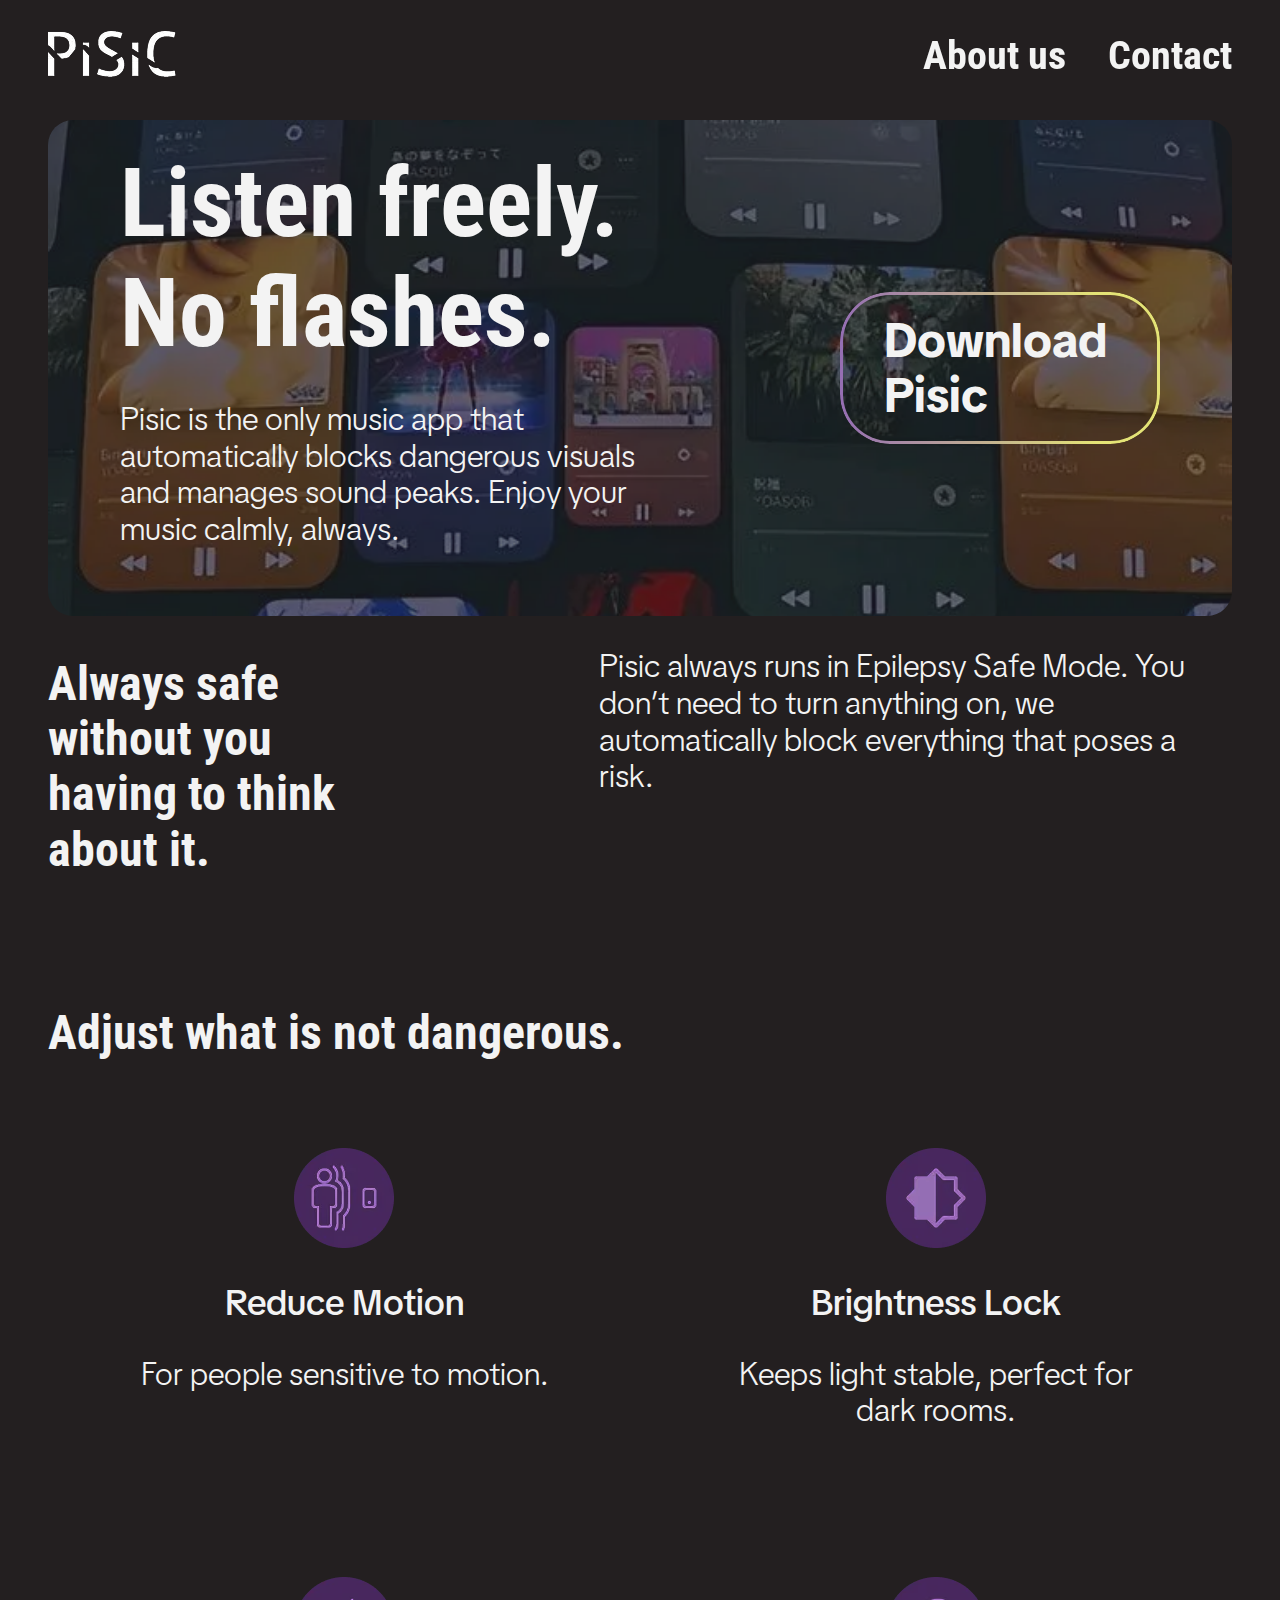
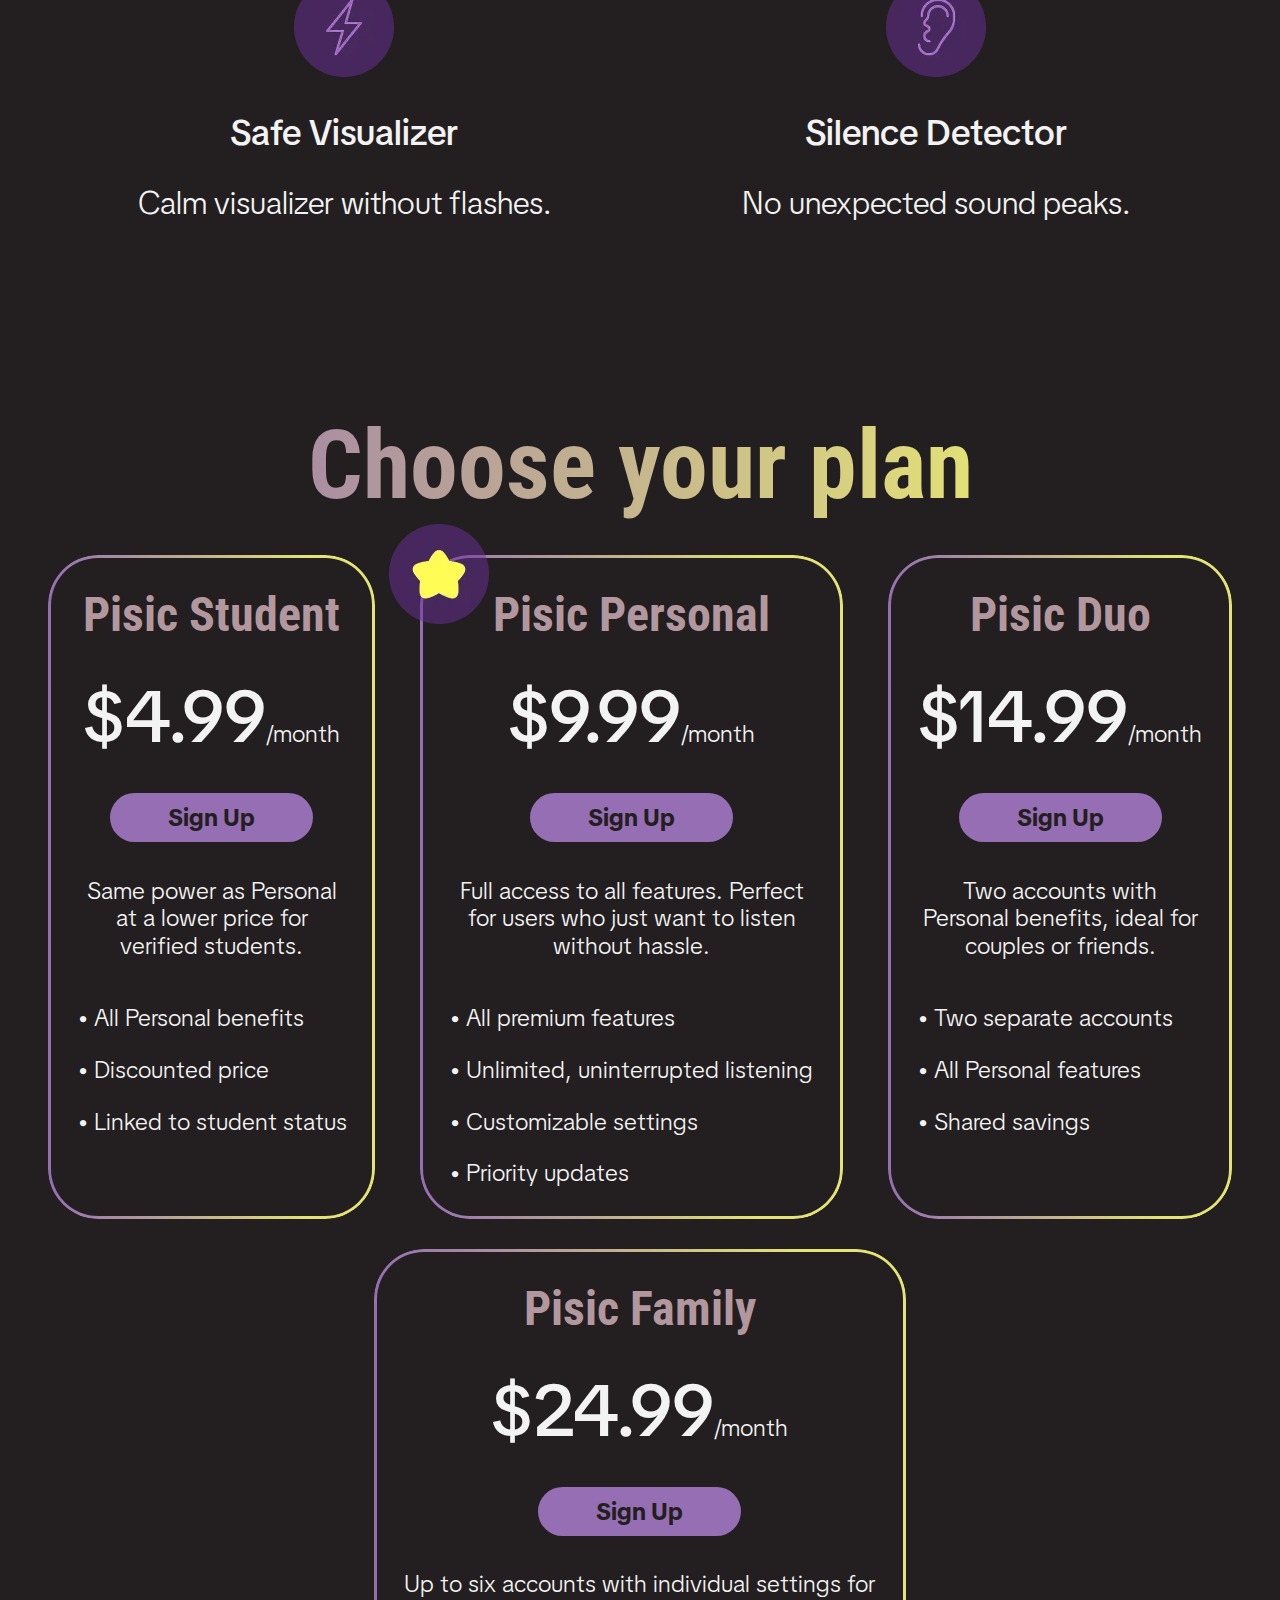
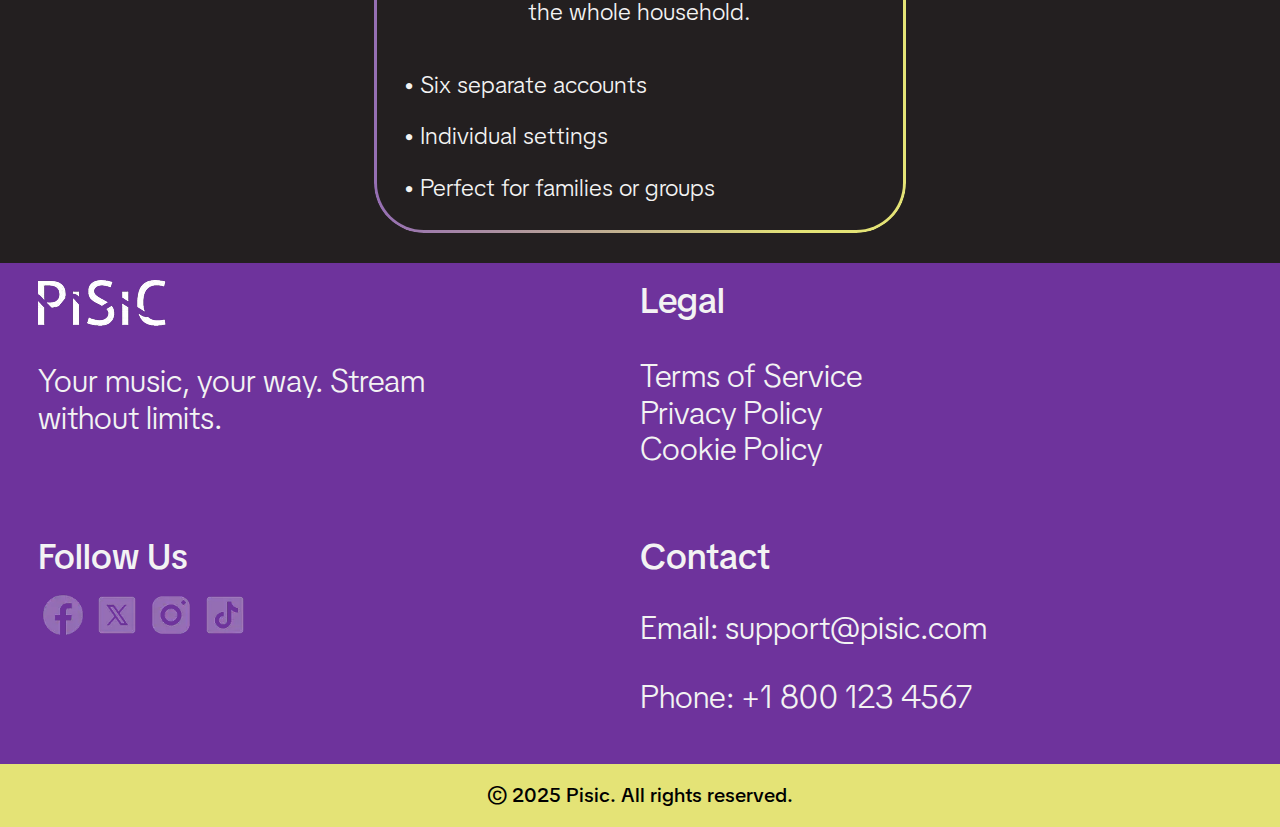
<file: index.html>
<!DOCTYPE html>
<html lang="en">
<head>
    <meta charset="UTF-8">
    <meta name="viewport" content="width=device-width, initial-scale=1.0">
    <link rel="stylesheet" href="css/normalize.css">
    <link rel="stylesheet" href="css/style.css">
    <title>Pisic</title>
</head>
<body>
    <header>

        <nav>
            <div class="logo">
                <a href="index.html">
                    <img src="assets/logo.webp" alt="Pisic logo">
                </a>
            </div>

            <div class="hamburger-menu">
                <input type="checkbox" id="menu-toggle">
                <label for="menu-toggle" class="menu-icon"><img src="assets/hamburger.webp" alt="hamburger"></label>

                <div class="menu-links">
                    <ul>
                        <li><a href="about-us.html">About us</a></li>
                        <li><a href="contact.html">Contact</a></li>
                    </ul>
                </div>

                <div class="menu-overlay"></div>

            </div>
        </nav>

        <div class="header-p">
            <div class="inner">
                <h1>Listen freely. <span>No flashes.</span></h1>
                <p>Pisic is the only music app that automatically blocks dangerous visuals and manages sound peaks. Enjoy your music calmly, always.</p>
            </div>

            <div class="btn">
                <a href="#">Download Pisic</a>
            </div>
        </div>

    </header>
    <main>
        <section id="section1">
            <h2>Always safe without you having to think about it.</h2>
            <p>Pisic always runs in Epilepsy Safe Mode. You don’t need to turn anything on, we automatically block everything that poses a risk.</p>
        </section>

        <div class="section2"><h2>Adjust what is not dangerous.</h2></div>

        <section id="section2">
            <div class="info-card">
                <img src="assets/reduce_motion_icon.webp" alt="reduce_motion_icon">
                <h3>Reduce Motion</h3>
                <p>For people sensitive to motion.</p>
            </div>
            
            <div class="info-card">
                <img src="assets/brightness_lock.webp" alt="brightness_lock">
                <h3>Brightness Lock</h3>
                <p>Keeps light stable, perfect for dark rooms.</p>
            </div>

            <div class="info-card">
                <img src="assets/safe_visualizer.webp" alt="safe_visualizer">
                <h3>Safe Visualizer</h3>
                <p>Calm visualizer without flashes.</p>
            </div>

            <div class="info-card">
                <img src="assets/silence_detector.webp" alt="silence_detector">
                <h3>Silence Detector</h3>
                <p>No unexpected sound peaks.</p>
            </div>
        </section>

        <div class="plans-tablet-phone">
            <section id="plans">
                <h2>Choose your plan</h2>

                <div class="plan-card best-choice">
                    <div class="featured-badge">
                        <img src="assets/best_plan_icon.webp" alt="best_plan_icon">
                    </div>

                    <h3>Pisic Personal</h3>

                    <div class="plan-price">
                        <p><span>$9.99</span>/month</p>
                    </div>

                    <div class="plan-btn">
                        <a href="#">Sign Up</a>
                    </div>

                    <div class="info">
                        <p>Full access to all features. Perfect for users who just want to listen without hassle.</p>
                    </div>

                    <div class="bullets">
                        <p>• All premium features</p>
                        <p>• Unlimited, uninterrupted listening</p>
                        <p>• Customizable settings</p>
                        <p>• Priority updates</p>
                    </div>
                </div>

                <div class="group">
                    <div class="plan-card">
                        <h3>Pisic Student</h3>

                        <div class="plan-price">
                            <p><span>$4.99</span>/month</p>
                        </div>

                        <div class="plan-btn">
                            <a href="#">Sign Up</a>
                        </div>

                        <div class="info">
                            <p>Same power as Personal at a lower price for verified students.</p>
                        </div>

                        <div class="bullets">
                            <p>• All Personal benefits</p>
                            <p>• Discounted price</p>
                            <p>• Linked to student status</p>
                        </div>
                    </div>

                    <div class="plan-card">
                        <h3>Pisic Duo</h3>

                        <div class="plan-price">
                            <p><span>$14.99</span>/month</p>
                        </div>

                        <div class="plan-btn">
                            <a href="#">Sign Up</a>
                        </div>

                        <div class="info">
                            <p>Two accounts with Personal benefits, ideal for couples or friends.</p>
                        </div>

                        <div class="bullets">
                            <p>• Two separate accounts</p>
                            <p>• All Personal features</p>
                            <p>• Shared savings</p>
                        </div>
                    </div>
                </div>

                <div class="plan-card">
                    <h3>Pisic Family</h3>

                    <div class="plan-price">
                        <p><span>$24.99</span>/month</p>
                    </div>

                    <div class="plan-btn">
                        <a href="#">Sign Up</a>
                    </div>

                    <div class="info">
                        <p>Up to six accounts with individual settings for the whole household.</p>
                    </div>

                    <div class="bullets">
                        <p>• Six separate accounts</p>
                        <p>• Individual settings</p>
                        <p>• Perfect for families or groups</p>
                    </div>
                </div>
            </section>
        </div>

        <div class="plans-desktop">
            <section id="plans">
                <h2>Choose your plan</h2>

                <div class="cards">
                    <div class="plan-card">
                        <h3>Pisic Student</h3>

                        <div class="plan-price">
                            <p><span>$4.99</span>/month</p>
                        </div>

                        <div class="plan-btn">
                            <a href="#">Sign Up</a>
                        </div>

                        <div class="info">
                            <p>Same power as Personal at a lower price for verified students.</p>
                        </div>

                        <div class="bullets">
                            <p>• All Personal benefits</p>
                            <p>• Discounted price</p>
                            <p>• Linked to student status</p>
                        </div>
                    </div>

                    <div class="plan-card best-choice">
                        <div class="featured-badge">
                            <img src="assets/best_plan_icon.webp" alt="best_plan_icon">
                        </div>

                        <h3>Pisic Personal</h3>

                        <div class="plan-price">
                            <p><span>$9.99</span>/month</p>
                        </div>

                        <div class="plan-btn">
                            <a href="#">Sign Up</a>
                        </div>

                        <div class="info">
                            <p>Full access to all features. Perfect for users who just want to listen without hassle.</p>
                        </div>

                        <div class="bullets">
                            <p>• All premium features</p>
                            <p>• Unlimited, uninterrupted listening</p>
                            <p>• Customizable settings</p>
                            <p>• Priority updates</p>
                        </div>
                    </div>

                    <div class="plan-card">
                        <h3>Pisic Duo</h3>

                        <div class="plan-price">
                            <p><span>$14.99</span>/month</p>
                        </div>

                        <div class="plan-btn">
                            <a href="#">Sign Up</a>
                        </div>

                        <div class="info">
                            <p>Two accounts with Personal benefits, ideal for couples or friends.</p>
                        </div>

                        <div class="bullets">
                            <p>• Two separate accounts</p>
                            <p>• All Personal features</p>
                            <p>• Shared savings</p>
                        </div>
                    </div>
                
                </div>

                    <div class="plan-card">
                        <h3>Pisic Family</h3>

                        <div class="plan-price">
                            <p><span>$24.99</span>/month</p>
                        </div>

                        <div class="plan-btn">
                            <a href="#">Sign Up</a>
                        </div>

                        <div class="info">
                            <p>Up to six accounts with individual settings for the whole household.</p>
                        </div>

                        <div class="bullets">
                            <p>• Six separate accounts</p>
                            <p>• Individual settings</p>
                            <p>• Perfect for families or groups</p>
                        </div>
                    </div>
            </section>
        </div>
    </main>

    <footer>
        <div class="footer-home">

            <div class="sm-info">
                <img src="assets/logo.webp" alt="Logo">
                <p>Your music, your way. Stream without limits.</p>
            </div>

            <div class="legal">
                <h3>Legal</h3>
                <a href="#">Terms of Service</a>
                <a href="#">Privacy Policy</a>
                <a href="#">Cookie Policy</a>
            </div>

            <div class="socials">
                <h3>Follow Us</h3>
                <a href="#"><img src="assets/facebook.webp" alt="facebook"></a>
                <a href="#"><img src="assets/x.webp" alt="x"></a>
                <a href="#"><img src="assets/instagram.webp" alt="instagram"></a>
                <a href="#"><img src="assets/tiktok.webp" alt="tiktok"></a>
            </div>

            <div class="contact">
                <h3>Contact</h3>
                <p>Email: support@pisic.com</p>
                <p>Phone: <span>+1 800 123 4567</span></p>
            </div>
        </div>

        <div class="copyright">
            <p>© 2025 Pisic. All rights reserved.</p>
        </div>
    </footer>
</body>
</html>
</file>
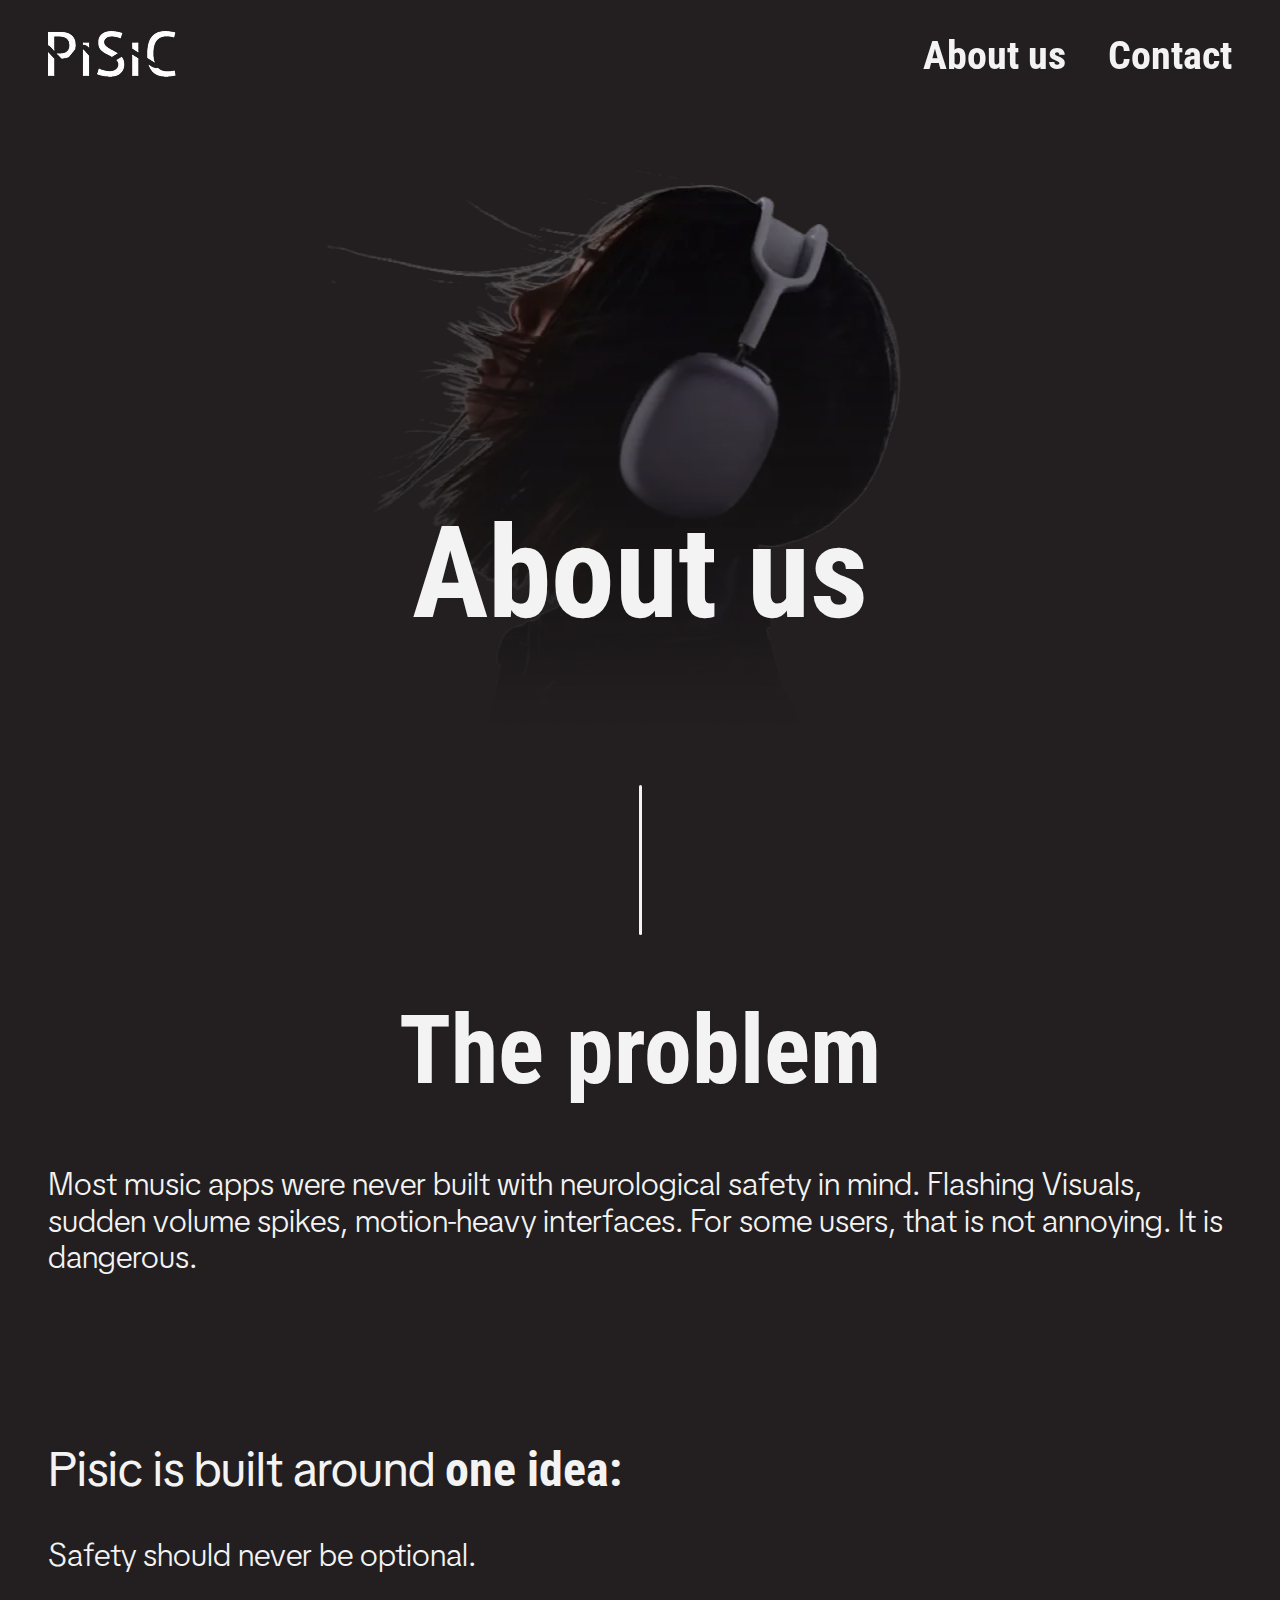
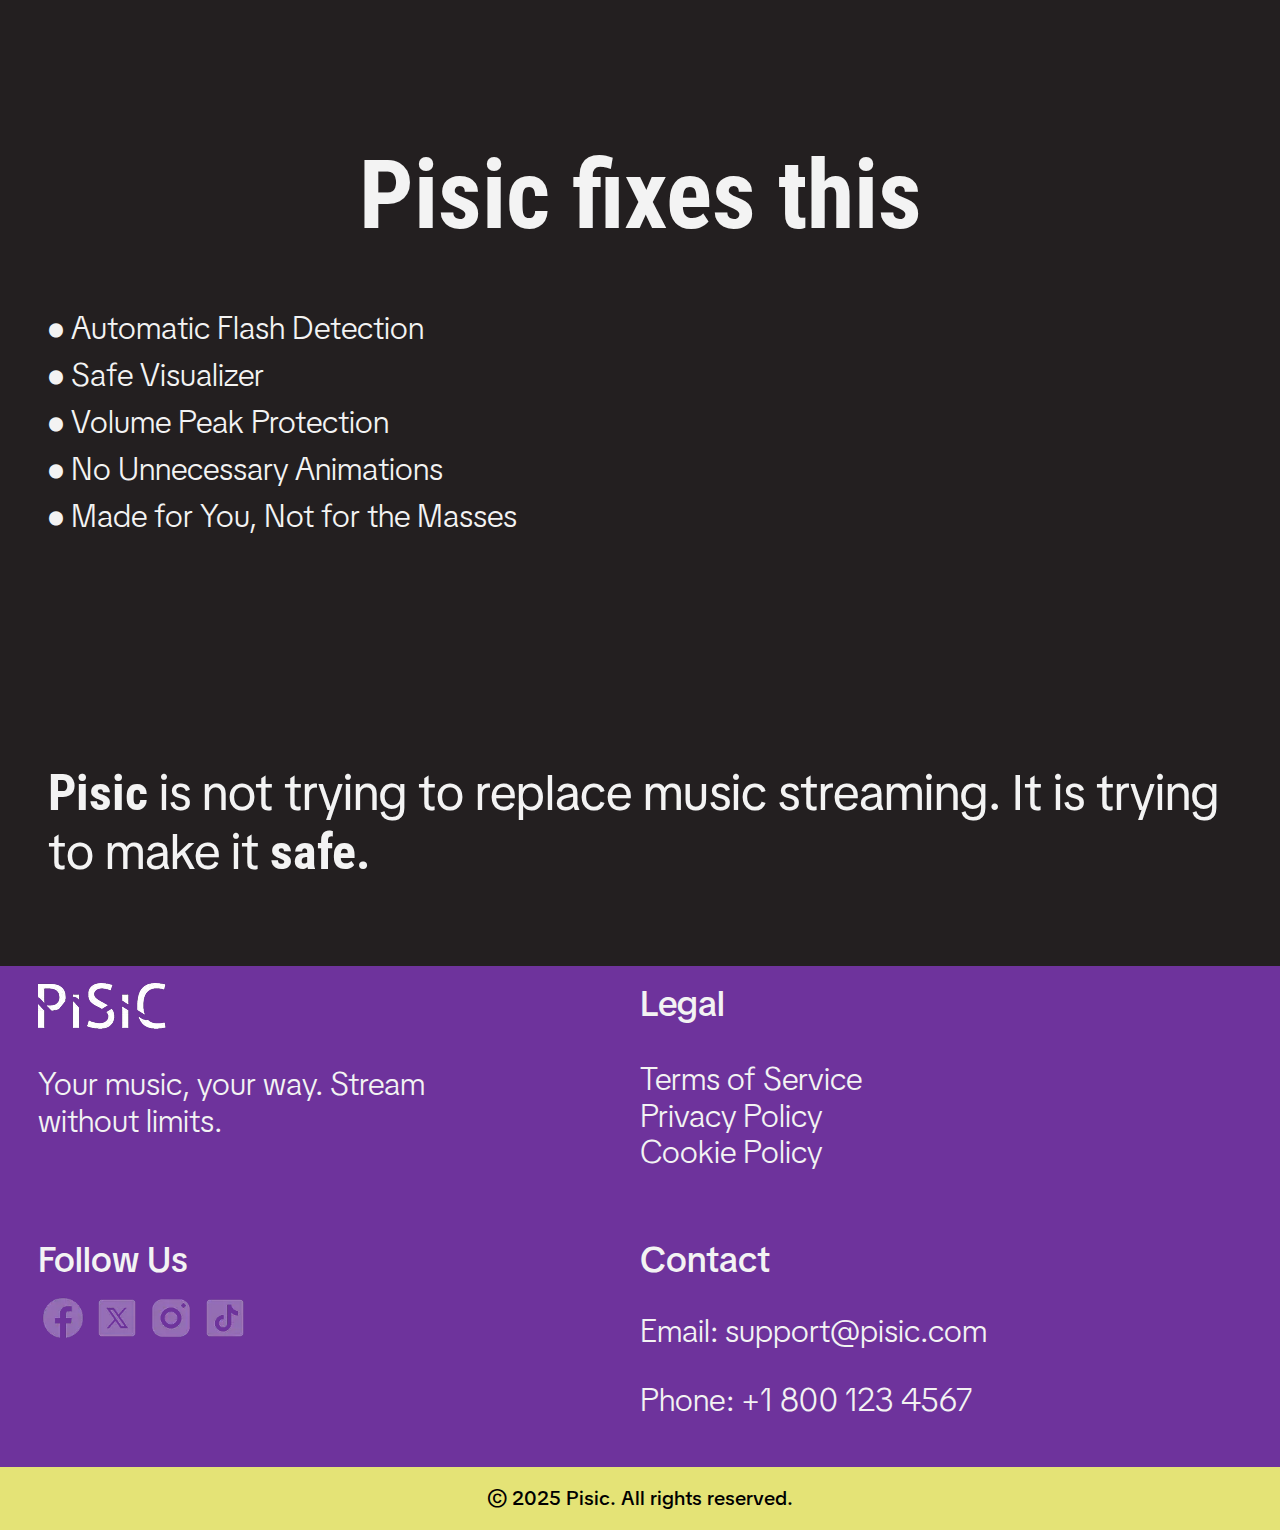
<file: about-us.html>
<!DOCTYPE html>
<html lang="en">
<head>
    <meta charset="UTF-8">
    <meta name="viewport" content="width=device-width, initial-scale=1.0">
    <link rel="stylesheet" href="css/normalize.css">
    <link rel="stylesheet" href="css/style.css">
    <title>About Pisic</title>
</head>
<body>
    <header>
        <nav>
            <div class="logo">
                <a href="index.html">
                    <img src="assets/logo.webp" alt="Pisic logo">
                </a>
            </div>

            <div class="hamburger-menu">
                <input type="checkbox" id="menu-toggle">
                <label for="menu-toggle" class="menu-icon"><img src="assets/hamburger.webp" alt="hamburger"></label>

                <div class="menu-links">
                    <ul>
                        <li><a href="about-us.html">About us</a></li>
                        <li><a href="contact.html">Contact</a></li>
                    </ul>
                </div>

                <div class="menu-overlay"></div>

            </div>
        </nav>

        <div class="header-about">
            <img src="assets/bg_about.webp" alt="bg-image-about-us">
            <h1>About us</h1>

            <div class="vert-line"></div>
        </div>
    </header>
    <main>
        <section id="problem">
            <h2>The problem</h2>
            <p>Most music apps were never built with neurological safety in mind. Flashing Visuals, sudden volume spikes, motion-heavy interfaces. For some users, that is not annoying. It is dangerous.</p>
        </section>

        <section id="idea">
            <h2>Pisic is built around <span>one idea:</span></h2>
            <p>Safety should never be optional.</p>
        </section>

        <section id="pisic-fixes">
            <h2>Pisic fixes this</h2>
            <p>⦁ Automatic Flash Detection</p>
            <p>⦁ Safe Visualizer</p>
            <p>⦁ Volume Peak Protection</p>
            <p>⦁ No Unnecessary Animations</p>
            <p>⦁ Made for You, Not for the Masses</p>
        </section>

        <section id="pisic-safe">
            <h2><span>Pisic</span> is not trying to replace music streaming. It is trying to make it <span>safe.</span></h2>
        </section>
    </main>

    <footer>
        <div class="footer-home">

            <div class="sm-info">
                <img src="assets/logo.webp" alt="Logo">
                <p>Your music, your way. Stream without limits.</p>
            </div>

            <div class="legal">
                <h3>Legal</h3>
                <a href="#">Terms of Service</a>
                <a href="#">Privacy Policy</a>
                <a href="#">Cookie Policy</a>
            </div>

            <div class="socials">
                <h3>Follow Us</h3>
                <a href="#"><img src="assets/facebook.webp" alt="facebook"></a>
                <a href="#"><img src="assets/x.webp" alt="x"></a>
                <a href="#"><img src="assets/instagram.webp" alt="instagram"></a>
                <a href="#"><img src="assets/tiktok.webp" alt="tiktok"></a>
            </div>

            <div class="contact">
                <h3>Contact</h3>
                <p>Email: support@pisic.com</p>
                <p>Phone: <span>+1 800 123 4567</span></p>
            </div>
        </div>

        <div class="copyright">
            <p>© 2025 Pisic. All rights reserved.</p>
        </div>
    </footer>
</body>
</html>
</file>
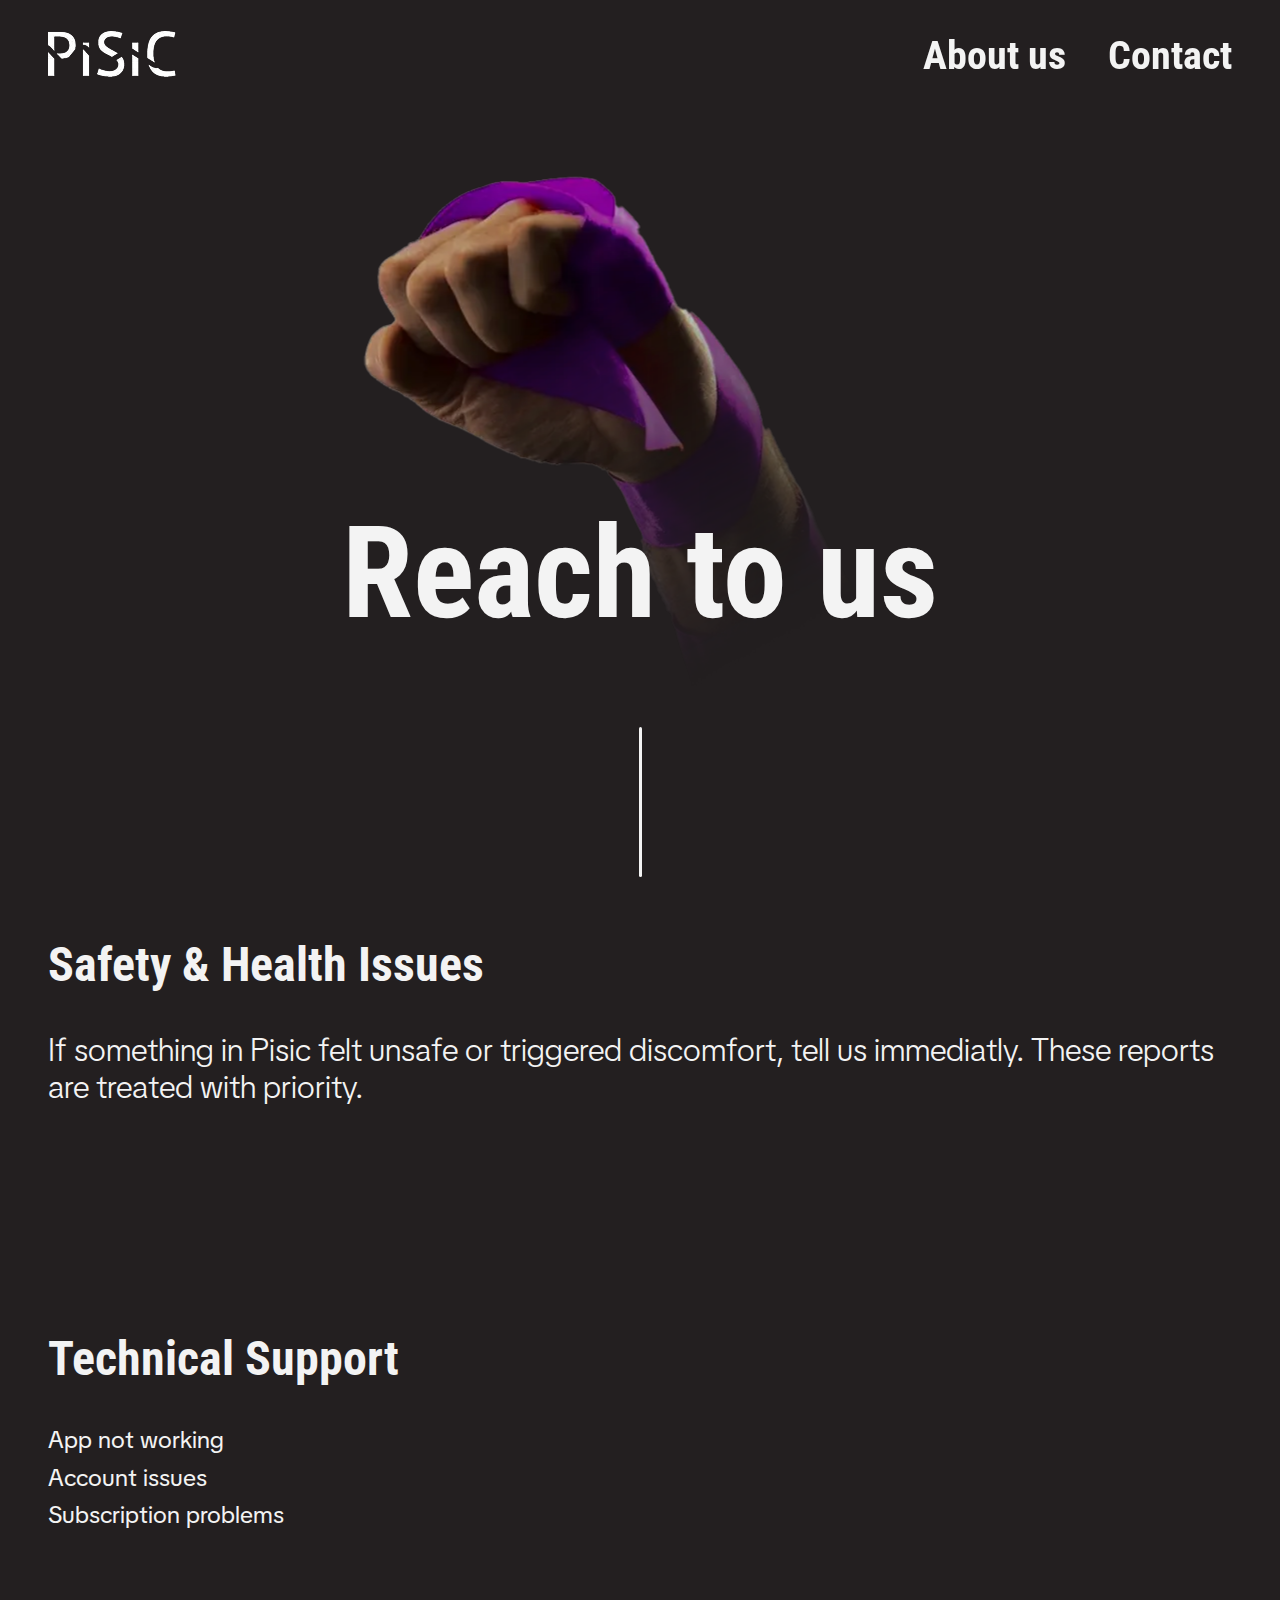
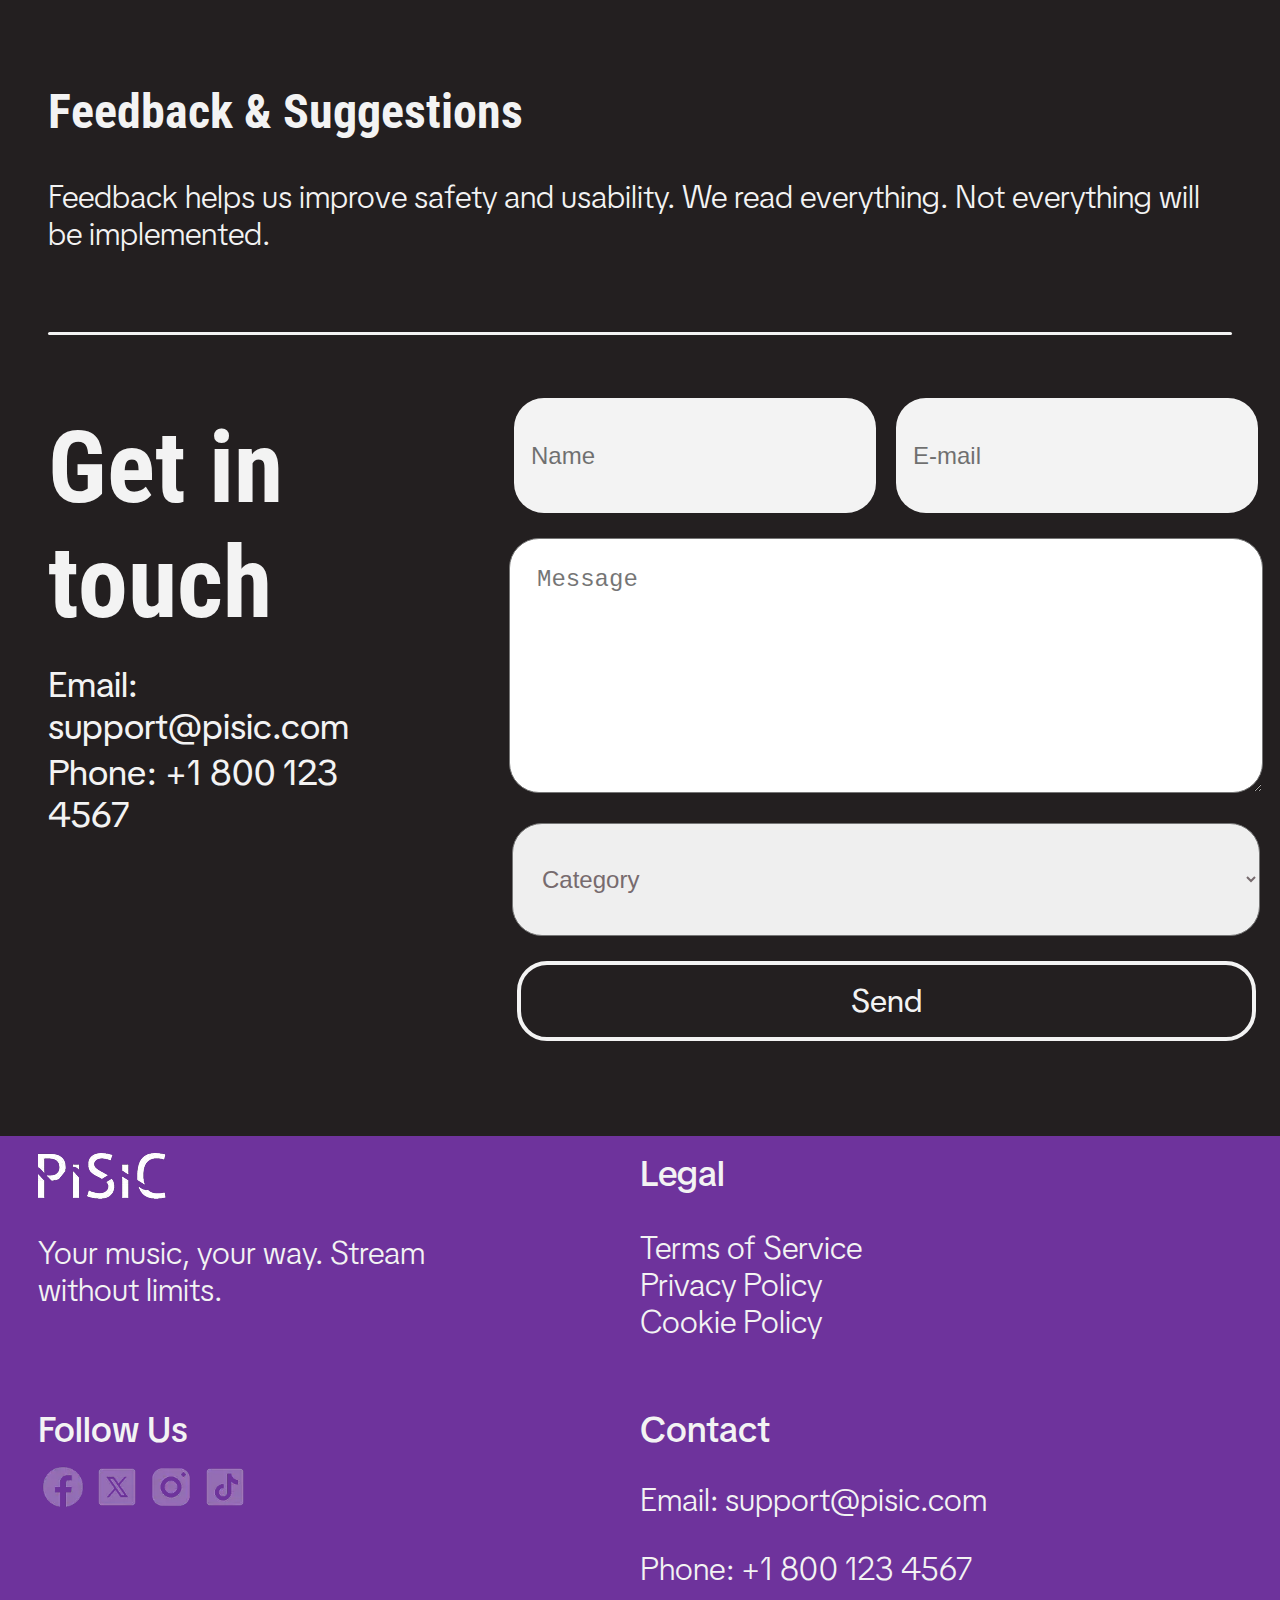
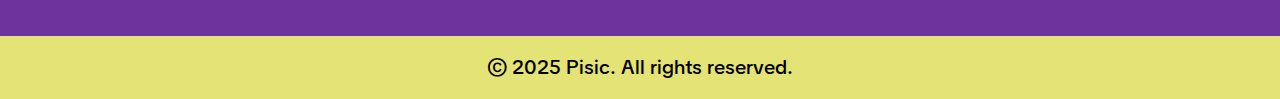
<file: contact.html>
<!DOCTYPE html>
<html lang="en">
<head>
    <meta charset="UTF-8">
    <meta name="viewport" content="width=device-width, initial-scale=1.0">
    <link rel="stylesheet" href="css/normalize.css">
    <link rel="stylesheet" href="css/style.css">
    <title>Contact Pisic</title>
</head>
<body>
    <header>
        <nav>
            <div class="logo">
                <a href="index.html">
                    <img src="assets/logo.webp" alt="Pisic logo">
                </a>
            </div>

            <div class="hamburger-menu">
                <input type="checkbox" id="menu-toggle">
                <label for="menu-toggle" class="menu-icon"><img src="assets/hamburger.webp" alt="hamburger"></label>

                <div class="menu-links">
                    <ul>
                        <li><a href="about-us.html">About us</a></li>
                        <li><a href="contact.html">Contact</a></li>
                    </ul>
                </div>

                <div class="menu-overlay"></div>

            </div>
        </nav>

        <div class="header-contact">
            <img src="assets/bg_contact.webp" alt="bg-image-contact">
            <h1>Reach to us</h1>

            <div class="vert-line"></div>
        </div>
    </header>
    <main>
        <section id="safety-health">
            <h2>Safety & Health Issues</h2>
            <p>If something in Pisic felt unsafe or triggered discomfort, tell us immediatly. These reports are treated with priority.</p>
        </section>

        <section id="technical-support">
            <h2>Technical Support</h2>
            <a href="#">App not working</a>
            <a href="#">Account issues</a>
            <a href="#">Subscription problems</a>
        </section>

        <section id="feedback">
            <h2>Feedback & Suggestions</h2>
            <p>Feedback helps us improve safety and usability. We read everything. Not everything will be implemented.</p>
        </section>

        <div class="hor-line"></div>
        <section id="contacting">
            <div>
                <h2>Get in touch</h2>
            <p>Email: support@pisic.com</p>
            <p>Phone: +1 800 123 4567</p>
            </div>

            <form action="contact">
                <div class="name-mail">
                    <div class="name">
                        <label for="name"></label>
                        <input type="text" name="name" id="name" placeholder="Name" required>
                    </div>

                    <div class="mail">
                        <label for="mail"></label>
                        <input type="email" name="mail" id="mail" placeholder="E-mail" required>
                    </div>
                </div>

                <div class="message">
                    <label for="message"></label>
                    <textarea name="message" id="message" placeholder="Message" required></textarea>
                </div>

                <div class="category">
                    <label for="category"></label>

                    <div class="select-wrap">
                        <select name="category" id="category" required>
                            <option value="" selected disabled>Category</option>
                            <option value="Technical">Technical issue</option>
                            <option value="Safety">Safety or health concern</option>
                            <option value="Subscription">Subscription or billing</option>
                            <option value="Account">Account or settings</option>
                            <option value="Feedback">Feedback or suggestion</option>
                            <option value="Something-else">Something else</option>
                        </select>
                    </div>
                </div>

                <button type="submit" class="send-btn">Send</button>

            </form>
        </section>
    </main>

    <footer>
        <div class="footer-home">

            <div class="sm-info">
                <img src="assets/logo.webp" alt="Logo">
                <p>Your music, your way. Stream without limits.</p>
            </div>

            <div class="legal">
                <h3>Legal</h3>
                <a href="#">Terms of Service</a>
                <a href="#">Privacy Policy</a>
                <a href="#">Cookie Policy</a>
            </div>

            <div class="socials">
                <h3>Follow Us</h3>
                <a href="#"><img src="assets/facebook.webp" alt="facebook"></a>
                <a href="#"><img src="assets/x.webp" alt="x"></a>
                <a href="#"><img src="assets/instagram.webp" alt="instagram"></a>
                <a href="#"><img src="assets/tiktok.webp" alt="tiktok"></a>
            </div>

            <div class="contact">
                <h3>Contact</h3>
                <p>Email: support@pisic.com</p>
                <p>Phone: <span>+1 800 123 4567</span></p>
            </div>
        </div>

        <div class="copyright">
            <p>© 2025 Pisic. All rights reserved.</p>
        </div>
    </footer>
</body>
</html>
</file>
<file: css/style.css>
@import url('https://fonts.googleapis.com/css2?family=Roboto+Condensed:ital,wght@0,100..900;1,100..900&family=TikTok+Sans:opsz,wght@12..36,300..900&display=swap');

:root {
    /*colors*/
    --bgc: #231F20;
    --accentc: #956EB3;
    --primaryc: #f3f3f3;
    --active-accentc: #6E339C;
    --accentc2: #E4E376;

    /*font-sizes*/
    --body-text-p: 1em;
    --title-p: 2em;

    --body-text-t: 1.5em;
    --title-t: 2.5em;

    --body-text-d: 2em;
    --title-d: 3em;

    /*font-family*/
    --tiktok: "TikTok Sans", sans-serif;
    --roboto: "Roboto Condensed", sans-serif;

}

body {
    margin: 0;
    background-color: var(--bgc);
}

a {
    text-decoration: none;
}

#menu-toggle {
    display: none;
}

.menu-icon {
    cursor: pointer;
    z-index: 20;
}

.logo {
    z-index: 20;
}

.menu-links {
    display: none;

    position: absolute;
    z-index: 30;

    top: 50%;
    left: 50%;
    transform: translate(-50%, -50%);
}

.menu-links ul {
    list-style: none;
    padding: 0;

    text-align: center;
}

.menu-links ul li a {
    list-style: block;
    color: var(--primaryc);
    text-decoration: none;
    border-bottom: none;

    font-family: var(--roboto);
    font-size: 2.5em;
    width: 100%;
}

.menu-links ul li a:hover {
    color: #c5c5c5;
    transition: 0.3s;
}

#menu-toggle:checked + .menu-icon + .menu-links {
    display: block;
}

#menu-toggle:checked ~ .menu-overlay {
    opacity: 1;
    pointer-events: auto;
}

body:has(#menu-toggle:checked) {
    overflow: hidden;
}

.menu-overlay {
    position: fixed;
    inset: 0;
    background: var(--bgc);
    opacity: 0;
    pointer-events: none;
    z-index: 10;
    transition: opacity 0.3s ease;
}

.hamburger-menu {
    display: flex;
    flex-direction: column;
}

nav {
    display: flex;
    justify-content: space-between;

    margin-left: 20px;
    margin-right: 20px;
    margin-top: 17px;
    
    z-index: 20;
}

.header-p {
    background-image: url("../assets/bg_header.webp");
    background-size: cover;

    color: var(--primaryc);
    border-radius: 25px;
    
    margin-left: 20px;
    margin-right: 20px;

    padding: 30px;
    padding-top: 20px;
    padding-bottom: 50px;
}

.header-p h1 {
    font-family: var(--roboto);
    font-weight: bold;
    font-size: 2.25em;

    margin-top: 0;
    margin-bottom: 10px;
}

.header-p p {
    font-family: var(--tiktok);
    font-weight: lighter;
    font-size: var(--body-text-p);

    margin-bottom: 40px;
}

.header-p a {
    display: flex;
    justify-content: center;

    font-family: var(--tiktok);
    font-weight: bold;
    font-size: var(--title-p);
    color: var(--primaryc);

    padding: 12px;
}

.header-p a {
  position: relative;
  border-radius: 50px;
}

.header-p a::before {
    content: "";
    position: absolute;
    inset: 0;

    border-radius: 50px;
    padding: 3px;

    background: linear-gradient(
        90deg,
        rgba(149, 110, 179, 1) 0%, 
        rgba(228, 227, 118, 1) 80%
    );

    -webkit-mask:
        linear-gradient(#000 0 0) content-box,
        linear-gradient(#000 0 0);
    mask-composite: exclude;
}

.header-p a {
    transition: 0.3s ease-in-out;
}

.header-p a:hover {
    box-shadow: 0px 0px 50px 15px #6E339C;
}

main {
    margin-left: 20px;
    margin-right: 20px;
}

main h2 {
    color: var(--primaryc);
    font-size: var(--title-p);
    font-family: var(--roboto);
    font-weight: bold;

    margin-top: 40px;
}

main h3 {
    color: var(--primaryc);
    font-size: 1.5em;   
    font-family: var(--tiktok);
    font-weight: 500;

    margin-top: 30px;
    margin-bottom: 12px;
}

main p {
    color: var(--primaryc);
    font-size: var(--body-text-p);
    font-family: var(--tiktok);
    font-weight: lighter;
}

#section2 h2 {
    margin-bottom: 60px;
}

.info-card {
    text-align: center;
    justify-content: center;
}

.info-card img {
    max-width: 85px;
}

.info-card p {
    font-size: 1.25em;

    margin-bottom: 50px;
}

#plans h2 {
    background: linear-gradient(90deg,rgba(149, 110, 179, 1) 0%, rgba(228, 227, 118, 1) 80%);
    -webkit-background-clip: text;
    -webkit-text-fill-color: transparent;

    text-align: center;
    margin-bottom: 35px;
}

.best-choice img {
    max-width: 70px;
}

.plan-card {
  position: relative;
  border-radius: 50px;

  text-align: center;
  margin-bottom: 30px;
}

.plan-card::before {
    content: "";
    position: absolute;
    inset: 0;

    border-radius: 50px;
    padding: 3px;

    background: linear-gradient(
        90deg,
        rgba(149, 110, 179, 1) 0%, 
        rgba(228, 227, 118, 1) 80%
    );

    -webkit-mask:
        linear-gradient(#000 0 0) content-box,
        linear-gradient(#000 0 0);
    mask-composite: exclude;
}

.featured-badge {
    position: absolute;
    top: 0;
    left: 0;

    transform: translate(-40%, -40%);
    margin-left: 9px;
    margin-top: 9px;

    display: flex;
    align-items: center;
    justify-content: center;
}

.plan-card::before {
    pointer-events: none;
}

.plan-card .plan-btn a {
    color: var(--bgc);

    background-color: var(--accentc);
    padding: 6px 75px;
    border-radius: 45px;

    font-family: var(--tiktok);
    font-weight: bold;
    font-size: var(--body-text-p);
    transition: 0.3s ease-in-out;
}

.plan-card .plan-btn a:hover {
    background-color: var(--active-accentc);
    cursor: pointer;
}

.plan-card .plan-btn {
    margin-bottom: 25px;
}

.plan-card h3 {
    color: #B2989E;
    font-family: var(--roboto);
    font-weight: bold;
    font-size: 2.25em;

    padding-top: 32px;
    margin-bottom: 34px;
    margin-top: 0;
}

.plan-card .plan-price {
    margin-bottom: 25px;
}

.plan-card .plan-price span {
    font-size: 2.25em;
    font-weight: 500;
}

.plan-card .info {
    margin-left: 30px;
    margin-right: 30px;
    margin-top: 0;
    margin-bottom: 25px;
}

.plan-card .bullets {
    text-align: left;

    margin-left: 30px;
    padding-bottom: 32px;
}

.plan-card .bullets p {
    margin-bottom: 0;
}

.footer-home {
    background-color: var(--active-accentc);
    color: var(--primaryc);

    padding: 17px 38px;

    display: grid;
    grid-template-columns: 1fr 1fr;
}

.footer-home .sm-info img {
    max-width: 94px;
}

.footer-home p {
    font-weight: lighter;
    font-size: var(--body-text-p);
    font-family: var(--tiktok);

    max-width: 80%;
}

.footer-home h3 {
    font-family: var(--tiktok);
    font-weight: 500;
    font-size: 1.5em;

    margin-top: 0;
}

.footer-home .legal {
    display: flex;
    flex-direction: column;
}

.footer-home a {
    color: var(--primaryc);
    font-weight: lighter;
    font-size: var(--body-text-p);
    font-family: var(--tiktok);
    transition: 0.3s ease-in-out;
}

.footer-home a:hover {
    color: #bbbbbb;
}

.footer-home .socials {
    max-width: 70%;

    margin-top: 73px;
}

.footer-home .socials h3 {
    margin-bottom: 12px;
}

.footer-home .socials img {
    max-width: 35px;
    transition: 0.3s ease-in-out;
}

.footer-home .socials img:hover {
    max-width: 40px;
}

.footer-home .contact {
    margin-top: 73px;
}

.footer-home .contact h3 {
    margin-bottom: 12px;
}

.contact span {
  display: block;
}

.copyright {
    background-color: var(--accentc2);
    text-align: center;
    columns: var(--bgc);

    font-weight: 500;
    font-size: .9375rem;
    font-family: var(--tiktok);

    padding: 9px 0;
}

.copyright p {
    margin: 0;
}

.plans-desktop {
    display: none;
}

@media (min-width: 800px) {
    nav {
        align-items: center;
    }

    .menu-icon {
        display: none;
    }

    .menu-links {
        display: block;

        position: relative;
        z-index: 30;
        top: auto;
        left: auto;
        transform: translate(0, 0);
    }

    .hamburger-menu {
        display: block;
    }

    .menu-links ul li a {
        padding: 0;

        font-weight: bold;
        font-size: 2.5em;
    }

    .menu-links ul {
        display: flex;
        flex-direction: row;

        gap: 42px;

        margin-right: 0;
        text-align: unset;
    }

    .header-p {
        display: flex;

        align-items: center;
        padding: 17px;
    }

    .header-p .inner {
        max-width: 50%;
    }

    .header-p h1 {
        font-size: 3em;
    }

    .header-p p {
        font-size: var(--body-text-t);
    }

    .header-p a {
        justify-content: center;
        font-size: var(--title-t);
        padding: 14px 28px;

        margin-right: -10%;
    }

    .section2 h2 {
        font-size: var(--title-t);
        margin-top: 88px;
        margin-bottom: 88px;
    }

    main p {
        font-size: var(--body-text-t);
    }

    #section2 {
        display: grid;
        grid-template-columns: 1fr 1fr;
    }

    main h3 {
        font-size: 2em;
    }

    .info-card {
        max-width: 70%;

        margin-left: auto;
        margin-right: auto;
    }

    .info-card p {
        font-size: var(--body-text-t);
    }

    .plan-card {
        max-width: 45%;
        
        margin-left: auto;
        margin-right: auto;
    }

    #plans .group {
        display: flex;
        flex-direction: row;
    }

    #plans h2 {
        font-size: 5em;
    }

    .plan-card h3 {
        font-size: var(--title-t);
    }

    .plan-card .plan-price span {
        font-size: var(--title-t);
    }

    .plan-card .plan-price {
        margin-bottom: 45px;
    }

    .plan-card .plan-btn {
        margin-bottom: 45px;
    }

    .plan-card .plan-btn a {
        font-size: 1.25em;
        padding: 9px 108px;
    }

    .plan-card .info {
        margin-bottom: 45px;
    }

    .plan-card p {
        font-size: 1.25em;
    }

    .footer-home .sm-info img {
        max-width: 128px;
    }

    .footer-home h3 {
        font-size: 2.25em;
    }

    .footer-home p {
        font-size: var(--body-text-t);
    }

    .footer-home .socials img {
        max-width: 50px;
    }

    .footer-home .socials {
        max-width: 40%;
        margin-top: 68px;
    }

    .footer-home .contact {
        margin-top: 68px;
    }

    .contact span {
        display: inline;
    }

    .copyright {
        font-size: 1.25em;
        padding: 20px 0;
    }
}

@media (min-width: 1000px) {
    nav {
        margin-bottom: 25px;
        margin-left: 48px;
        margin-right: 48px;
    }

    .header-p {
        gap: 200px;
        padding: 28px 72px;

        margin-left: 48px;
        margin-right: 48px;
    }

    .header-p h1 {
        font-size: 6em;
    }

    .header-p p {
        font-size: var(--body-text-d);
    }

    .header-p a {
        font-size: var(--title-d);
        padding: 21px 44px;

        margin-right: 0;
    }

    main {
        margin-left: 48px;
        margin-right: 48px;
    }

    main h2 {
        font-size: var(--title-d);
    }

    main p {
        font-size: var(--body-text-d);
    }

    #section1 {
        display: flex;
        gap: 200px;
    }

    .section2 h2 {
        font-size: var(--title-d);
    }

    .info-card img {
        max-width: 100px;
    }

    main h3 {
        font-size: 2.25em;
    }

    .info-card p {
        font-size: var(--body-text-d);
        margin-bottom: 148px;
    }

    .cards {
        display: flex;
        gap: 45px;
    }

    #plans h2 {
        font-size: 6em;
    }

    .best-choice img {
        max-width: 100px;
    }

    .plan-card h3 {
        font-size: 3em;
    }

    .plan-card .plan-price span {
        font-size: 3em;
    }

    .plan-card .plan-btn a {
        font-size: 1.5em;
        padding: 9px 58px;
    }

    .plan-card p {
        font-size: 1.5em;
    }

    .plans-tablet-phone {
        display: none;
    }

    .plans-desktop {
        display: block;
    }
}

/*About us page css*/
.header-about {
    position: relative;
}

.header-about img {
    max-width: 100%;
    position: relative;

    left: 50%;

    transform: translateX(-50%);
}

.header-about h1 {
    font-family: var(--roboto);
    color: var(--primaryc);
    font-size: 4em;
    text-align: center;

    position: absolute;
    top: 0;
    left: 50%;

    transform: translate(-50%, 300%);
    width: 100%;
}

.vert-line {
    background-color: var(--primaryc);
    height: 150px;
    width: 3px;

    border-radius: 15px;

    margin-left: auto;
    margin-right: auto;
    margin-top: 50px;
}

#problem h2 {
    margin-top: 60px;
}

#idea h2 {
    font-family: var(--tiktok);
    font-weight: normal;

    margin-top: 80px;
}

#idea h2 span{
    font-family: var(--roboto);
    font-weight: bold;
}

#pisic-fixes h2 {
    margin-top: 80px;
    margin-bottom: 20px;
}

#pisic-fixes p {
    margin-top: 0;
    margin-bottom: 10px;
}

#pisic-safe h2 {
    font-family: var(--tiktok);
    font-weight: normal;
    font-size: 1.5em;

    margin-top: 80px;
}

#pisic-safe h2 span{
    font-family: var(--roboto);
    font-weight: bold;
}

@media (min-width: 800px) {
    .header-about img {
        max-width: none;
        width: 671px;
    }

    .header-about h1 {
        font-size: 6em;
    }

    #problem h2 {
        text-align: center;
        font-size: 4em;
    }

    #pisic-fixes h2 {
        text-align: center;
        font-size: 4em;
    }

    #pisic-safe h2 {
        font-size: 2.25em;
        margin-bottom: 140px;
    }

    .footer-home .legal a {
        font-size: 1.5em;
    }
}

@media (min-width: 1000px) {
    .header-about img {
        width: 699px;
    }

    .header-about h1 {
        font-size: 8em;
        transform: translate(-50%, 200%);
    }

    #problem h2 {
        font-size: 6em;
        margin-bottom: 60px;
    }

    #pisic-fixes h2 {
        font-size: 6em;
        margin-bottom: 60px;
    }

    #idea {
        margin-bottom: 166px;
        margin-top: 166px;
    }

    #pisic-fixes {
        margin-bottom: 230px;
    }

    #pisic-safe h2 {
        font-size: 3.125em;
        margin-bottom: 85px;
    }

    .footer-home .legal a {
        font-size: 2em;
    }

    .footer-home p {
        font-size: 2em;
    }
}

/*Contact page css*/
.header-contact {
    position: relative;
}

.header-contact img {
    max-width: 323px;
    position: relative;
    
    top: 0;
    left: 50%;

    transform: translate(-50%, 10%);
}

.header-contact h1 {
    font-family: var(--roboto);
    color: var(--primaryc);
    font-size: 4em;
    text-align: center;

    position: absolute;
    top: 0;
    left: 50%;

    transform: translate(-50%, 300%);
    width: 100%;
}

#safety-health {
    margin-top: 60px;
}

#technical-support {
    display: flex;
    flex-direction: column;

    margin-top: 80px;
}

#technical-support a {
    color: var(--primaryc);
    font-family: var(--tiktok);
    font-size: var(--body-text-p);
    margin-bottom: 10px;
}

.hor-line {
    background-color: var(--primaryc);
    height: 3px;
    width: 95%;

    border-radius: 15px;

    margin-left: auto;
    margin-right: auto;
    margin-top: 80px;
}

#contacting {
    text-align: center;
    margin-bottom: 8%;
}

#contacting h2 {
    font-size: 4em;

    margin-bottom: 24px;
    margin-top: 75px;
}

#contacting p {
    text-align: left;

    margin-left: 23px;
    margin-bottom: 5px;
    margin-top: 0;

    font-size: 1.25em;
    font-weight: normal;
}

#contacting form {
    display: flex;
    flex-direction: column;

    gap: 25px;
}

#contacting input {
    background-color: var(--primaryc);
    border: none;
}

.name-mail {
    display: flex;
    justify-content: center;
    gap: 20px;

    margin-top: 63px;
}

.name-mail input {
    height: 65px;
    width: 165px;

    font-size: 1em;
    border-radius: 15px;
}

.name-mail input::placeholder {
    padding-left: 15px;
}

.message textarea {
    height: 148px;
    width: 364px;

    font-size: 1rem;
    border-radius: 30px;
}

.message textarea::placeholder {
    padding-left: 25px;
    padding-top: 25px;
}

.select-wrap select {
    height: 65px;
    width: 364px;

    font-size: 1rem;
    border-radius: 15px;
    color: #776B6E;
}

#contacting button {
    background-color: transparent;
    border: 4px solid var(--primaryc);
    border-radius: 15px;

    padding: 15px 155px;
    cursor: pointer;

    color: var(--primaryc);
    font-size: 1.25em;
    font-family: var(--tiktok);
    font-weight: normal;
}

#category:invalid {
    padding-left: 25px;
}

@media (min-width: 800px) {
    .header-contact img {
        max-width: 553px;
        transform: translate(-50%, 10%);
    }

    .header-contact h1 {
        font-size: 8em;
        transform: translate(-50%, 200%);
    }

    main h2 {
        font-size: var(--title-t);
    }

    #technical-support a {
        font-size: var(--body-text-t);
    }

    #feedback h2 {
        margin-top: 145px;
    }

    #technical-support h2 {
        margin-top: 145px;
    }

    #contacting {
        text-align: left;
        margin-bottom: 8%;
    }

    #contacting h2 {
        font-size: 6.25em;
    }

    #contacting form {
        text-align: center;
    }

    .name-mail {
        display: flex;
        gap: 20px;
        margin-top: 63px;

        justify-content: center;
    }

    .name-mail input {
        height: 113px;
        width: 358px;
        font-size: 1.5em;
        border-radius: 30px;
    }

    .message textarea {
        height: 249px;
        width: 748px;
        font-size: 1.5rem;
        border-radius: 30px;
    }

    .select-wrap select {
        height: 113px;
        width: 748px;
        font-size: 1.5rem;
        border-radius: 30px;
        color: #776B6E;
    }

    #contacting button {
        border-radius: 30px;
        padding: 15px 330px;
        font-size: 2em;

        margin-left: auto;
        margin-right: auto;
    }
}

@media (min-width: 1000px) {
    .header-contact img {
        transform: translate(-50%, 10%);
    }

    .header-contact h1 {
        transform: translateY(-50%, 200%);
    }

    main h2 {
    font-size: var(--title-d);
    }

    #contacting {
        display: flex;
        gap: 160px;
    }

    #contacting p {
        font-size: 2.25em;
    }

    .hor-line {
        width: 100%;
    }

    #contacting p {
        margin-left: 0;
    }
}
</file>
